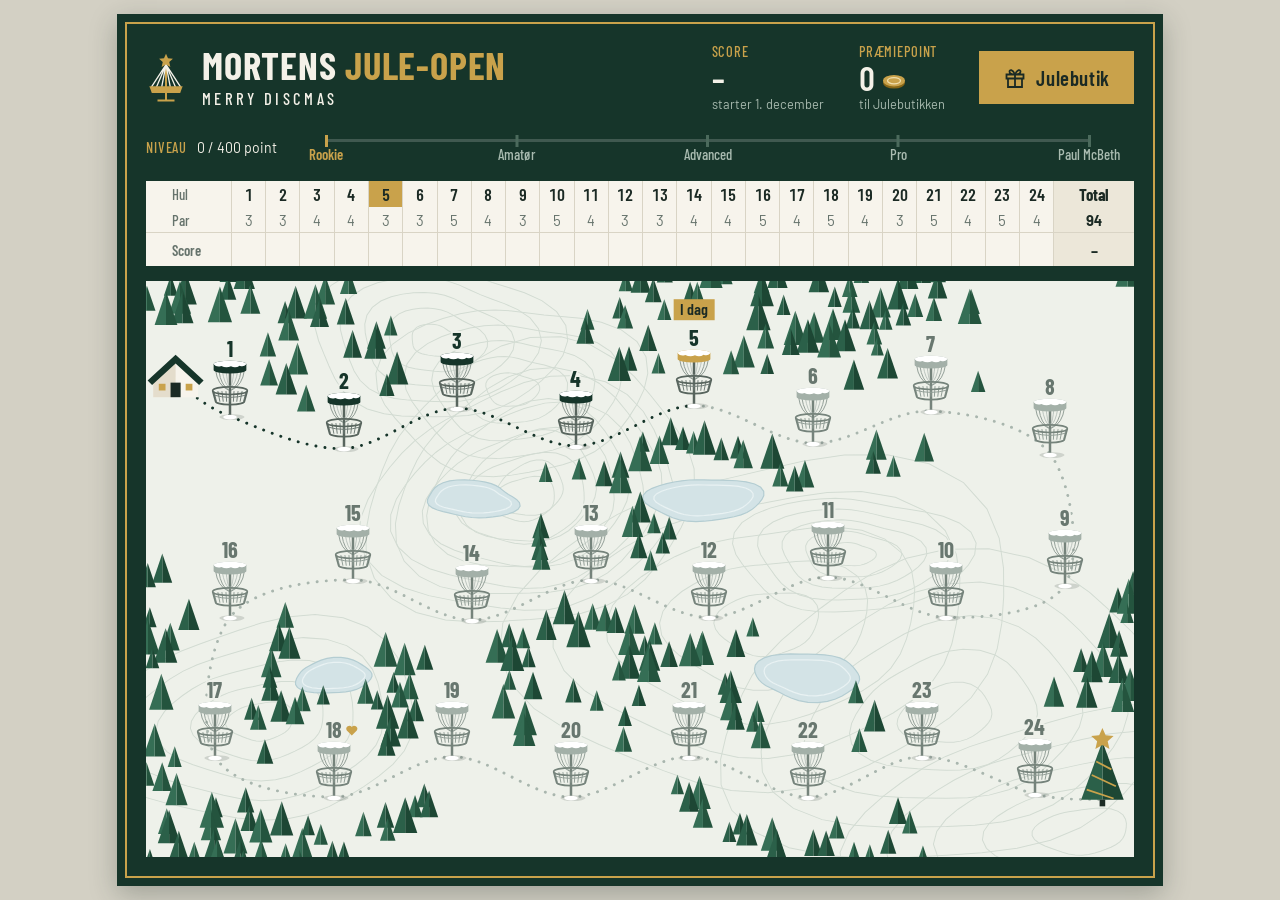
<file: index.html>
<!DOCTYPE html>
<html lang="da">
<head>
<meta charset="utf-8">
<meta name="viewport" content="width=device-width, initial-scale=1">
<title>Mortens Jule-Open</title>

<!-- Ikonet på fanen og på telefonens hjemmeskærm -->
<link rel="icon" href="favicon.svg" type="image/svg+xml">
<link rel="alternate icon" href="ikon.png" type="image/png">
<link rel="apple-touch-icon" href="ikon.png">

<!-- Skrifttyper fra Google Fonts: Barlow Condensed (overskrifter, tal og Merry Discmas) og Barlow (tekst) -->
<link rel="preconnect" href="https://fonts.googleapis.com">
<link rel="preconnect" href="https://fonts.gstatic.com" crossorigin>
<link href="https://fonts.googleapis.com/css2?family=Barlow+Condensed:wght@500;600;700&family=Barlow:wght@400;500;600;700&display=swap" rel="stylesheet">
<link rel="stylesheet" href="styles.css">
</head>

<body>

<!--
  Filerne i projektet:
  - indhold.js  : ALT indhold – huller, caddieopgaver, præmier og indstillinger. Ret her.
  - grafik.js   : tegningerne til regneopgaverne.
  - kalender.js : logikken (banekort, hullerne, point, julebutik). Behøver ikke rettes.
  - styles.css  : udseendet.
-->

<div class="ramme">
<!-- TAVLEN: navn, score, præmiepoint, butik, niveau og scorekort samlet i ét -->
<header class="tavle">
  <div class="tavle-top">
    <div class="logo">
      <!-- En disc golf-kurv, hvor kæderne danner et juletræ -->
      <svg class="logo-maerke" viewBox="0 0 48 60" aria-hidden="true" fill="none" stroke-linecap="square">
        <path d="M24 12V56" stroke="#c9a24b" stroke-width="2.4"/>
        <g stroke="#f4f1e8" stroke-width="1.6"><path d="M24 14L7 40M24 14L13 40M24 14L19 40M24 14L29 40M24 14L35 40M24 14L41 40"/></g>
        <path d="M4 40H44L41 48H7Z" fill="#c9a24b" stroke="none"/>
        <path d="M15 57H33" stroke="#c9a24b" stroke-width="2.4"/>
        <path d="M24 1l2.4 5.4 5.9.6-4.4 3.9 1.3 5.8L24 13.700l-5.200 3 1.300-5.800-4.400-3.900 5.900-.600z" fill="#c9a24b" stroke="none"/>
      </svg>
      <div>
        <h1 id="titel">Mortens <span class="logo-open">Jule-Open</span></h1>
        <p id="undertitel">Merry Discmas</p>
      </div>
    </div>

    <div class="tal-felt">
      <span class="felt-navn">Score</span>
      <strong id="samlet-score">–</strong>
      <span class="felt-under" id="score-under"></span>
    </div>
    <div class="tal-felt">
      <span class="felt-navn">Præmiepoint</span>
      <strong><span id="saldo-stor">0</span><svg class="p-ikon" viewBox="0 0 20 14" aria-hidden="true"><ellipse cx="10" cy="8.200" rx="9.200" ry="4.800" fill="#866617"/><ellipse cx="10" cy="6.400" rx="9.200" ry="4.800" fill="#c9a24b"/><ellipse cx="10" cy="6.400" rx="5.400" ry="2.600" fill="none" stroke="#f0dfae" stroke-width="1.100"/></svg></strong>
      <span class="felt-under">til Julebutikken</span>
    </div>
    <button type="button" id="aabn-butik">
      <svg viewBox="0 0 24 24" aria-hidden="true" fill="none" stroke="currentColor" stroke-width="1.8"><path d="M3.500 8.500h17v4h-17zM5 12.500h14V21H5zM12 8.500V21M12 8.500C9 8.500 6.500 7.500 6.500 5.500S9.500 3 12 8.500zM12 8.500c3 0 5.500-1 5.500-3S14.500 3 12 8.500z"/></svg>
      <span>Julebutik</span>
    </button>
  </div>

  <!-- Niveau: fem mærker på en linje -->
  <div class="niveau">
    <p class="niveau-tekst"><span class="felt-navn">Niveau</span> <span id="stilling"></span></p>
    <div class="niveau-linje">
      <div class="niveau-spor" aria-hidden="true"><div id="niveau-fyld"></div></div>
      <ol id="niveauer"></ol>
    </div>
  </div>

  <!-- Scorekortet bygges af kalender.js -->
  <div id="scorekort" class="scorekort"></div>
</header>

<!-- BANEN: de 24 huller bygges af kalender.js og fylder resten af skærmen -->
<main id="banekort" class="banekort"></main>
</div>

<section id="spilleder" hidden></section>
<div id="testbanner" hidden>Testtilstand: alle huller kan spilles, og intet gemmes på hans rigtige plads.</div>

<dialog id="kort" aria-labelledby="kort-titel">
  <div class="kort-hoved">
    <div class="dato-badge" id="kort-dato" hidden></div>
    <div class="kort-hoved-tekst">
      <h2 id="kort-titel"></h2>
      <p class="kort-under" id="kort-dag"></p>
    </div>
    <button type="button" id="luk" class="luk" aria-label="Luk">×</button>
  </div>
  <div class="kort"><div id="kort-handling"></div></div>
  <canvas id="regn" aria-hidden="true"></canvas>
</dialog>

<dialog id="butik" aria-labelledby="butik-titel">
  <div class="kort-hoved">
    <div class="kort-hoved-tekst">
      <h2 id="butik-titel">Julebutikken</h2>
      <p class="kort-under"><span id="butik-saldo-stor">0</span> præmiepoint at bruge</p>
    </div>
    <button type="button" id="luk-butik" class="luk" aria-label="Luk">×</button>
  </div>
  <div class="kort">
    <div id="tillykke" class="tillykke" hidden></div>
    <ul id="butik-liste" class="kuponer"></ul>
    <h3 id="mine-overskrift" hidden>Mine præmier</h3>
    <ul id="mine-kuponer" class="kuponer"></ul>
  </div>
</dialog>

<!-- Efter et køb: tillykke og konfetti -->
<dialog id="koebt-boks" class="koebt-boks" aria-labelledby="koebt-titel">
  <canvas id="konfetti" aria-hidden="true"></canvas>
  <div class="koebt-indhold">
    <p class="koebt-op">Tillykke med dit køb!</p>
    <h2 id="koebt-titel"></h2>
    <p id="koebt-tekst"></p>
    <div id="koebt-ekstra"></div>
    <button type="button" id="koebt-ok">Super!</button>
  </div>
</dialog>

<script src="indhold.js"></script>
<script src="grafik.js"></script>
<script src="kalender.js"></script>
</body>
</html>
</file>
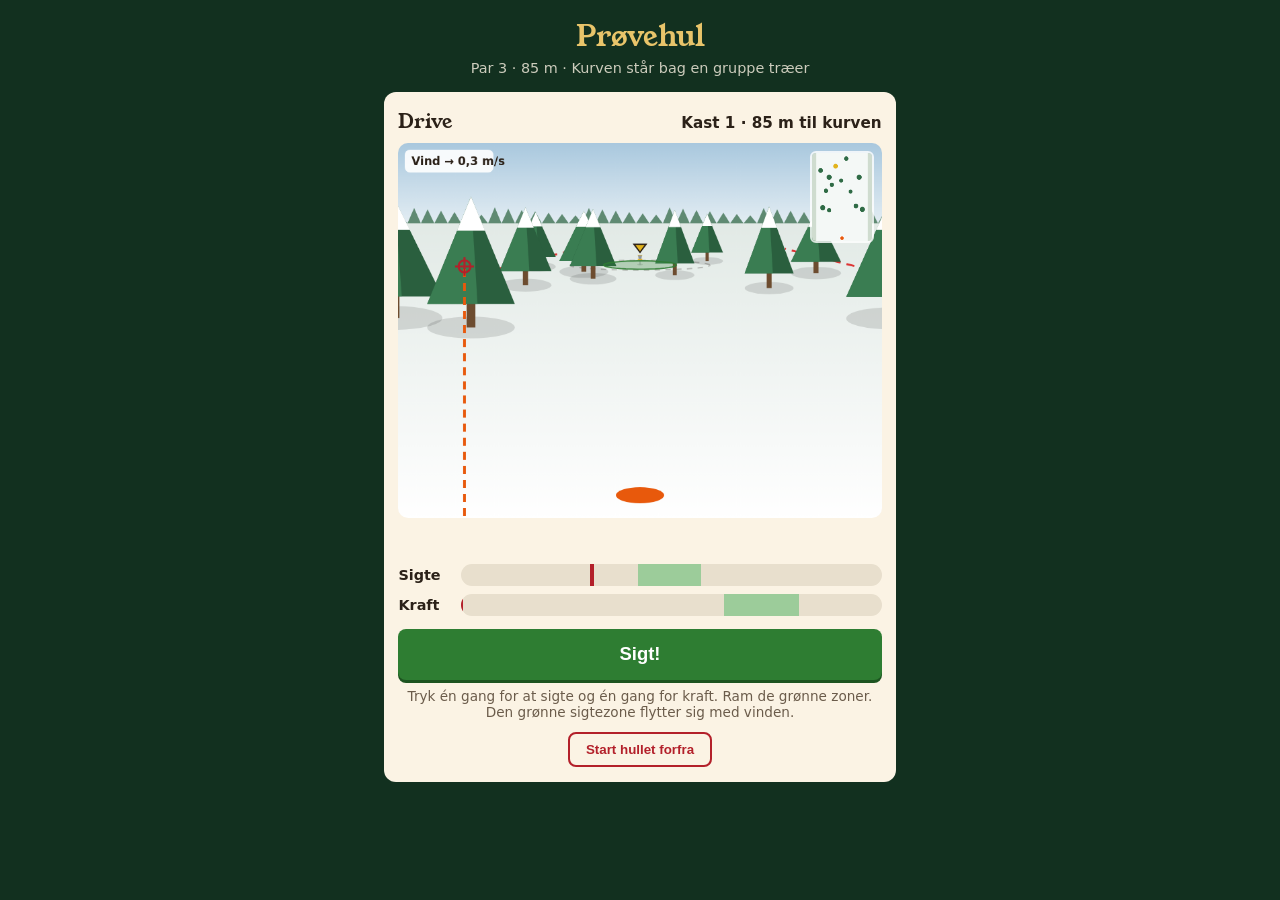
<file: proeve.html>
<!DOCTYPE html>
<html lang="da">
<head>
<meta charset="utf-8">
<meta name="viewport" content="width=device-width, initial-scale=1">
<title>Prøvehul</title>
<link href="https://fonts.googleapis.com/css2?family=Young+Serif&display=swap" rel="stylesheet">
<!-- PRØVESIDE (version 3): putting-stil til alle kast, set bagfra. Påvirker ikke selve kalenderen. -->
<style>
  :root { --nat: #12301f; --roed: #b3202a; --guld: #e8c46a; --papir: #fbf3e4; --tekst: #2b2118; --groen: #2e7d32; }
  * { box-sizing: border-box; }
  body { margin: 0; background: var(--nat); color: var(--papir); font-family: system-ui, -apple-system, "Segoe UI", sans-serif; padding: 1rem; }
  main { max-width: 32rem; margin: 0 auto; }
  h1 { font-family: "Young Serif", Georgia, serif; font-weight: 400; color: var(--guld); text-align: center; margin: 0 0 .2rem; font-size: 1.8rem; }
  .under { text-align: center; opacity: .8; margin: 0 0 1rem; font-size: .9rem; }
  .kort { background: var(--papir); color: var(--tekst); border-radius: 12px; padding: .9rem; }
  .status { display: flex; justify-content: space-between; align-items: baseline; margin: 0 0 .5rem; }
  .status strong { font-family: "Young Serif", Georgia, serif; font-weight: 400; font-size: 1.25rem; }
  .status span { font-weight: 700; font-size: .95rem; }
  .scene { position: relative; }
  canvas { display: block; width: 100%; border-radius: 10px; }
  .minikort { position: absolute; right: 8px; top: 8px; width: 64px; height: 92px; border-radius: 6px; border: 2px solid rgba(255,255,255,.8); }
  .besked { text-align: center; min-height: 1.5em; margin: .6rem 0; font-weight: 700; font-size: 1.1rem; }
  .maalere { display: grid; gap: .5rem; margin-bottom: .8rem; }
  .maaler { display: grid; grid-template-columns: 3.4rem 1fr; align-items: center; gap: .5rem; font-size: .9rem; font-weight: 700; }
  .spor { position: relative; height: 22px; background: #e8dfcd; border-radius: 11px; overflow: hidden; }
  .zone { position: absolute; top: 0; bottom: 0; background: #9ccc9a; }
  .markoer { position: absolute; top: -2px; bottom: -2px; width: 4px; margin-left: -2px; background: var(--roed); }
  .fyld { position: absolute; left: 0; top: 9px; height: 4px; background: var(--roed); }
  .fyld::after { content: ""; position: absolute; right: -2px; top: -9px; width: 4px; height: 22px; background: var(--roed); }
  .stor { display: block; width: 100%; padding: .9rem; font-size: 1.15rem; font-weight: 700; border: 0; border-radius: 8px; background: var(--groen); color: #fff; cursor: pointer; box-shadow: 0 3px 0 #1d5420; }
  .stor:disabled { opacity: .45; cursor: default; }
  .hjaelp { font-size: .85rem; color: #6b5c4b; margin: .5rem 0 0; text-align: center; }
  .igen { display: block; margin: .8rem auto 0; background: none; border: 2px solid var(--roed); color: var(--roed); border-radius: 8px; padding: .5rem 1rem; font-weight: 700; cursor: pointer; }
</style>
</head>
<body>
<main>
  <h1>Prøvehul</h1>
  <p class="under">Par 3 · 85 m · Kurven står bag en gruppe træer</p>
  <div class="kort">
    <p class="status"><strong id="kasttype">Drive</strong><span id="info"></span></p>
    <div class="scene">
      <canvas id="lerred" width="720" height="560"></canvas>
      <canvas id="mini" class="minikort" width="128" height="184"></canvas>
    </div>
    <p class="besked" id="besked"></p>
    <div class="maalere">
      <div class="maaler"><span>Sigte</span><div class="spor"><div class="zone" id="sigte-zone"></div><div class="markoer" id="sigte-markoer"></div></div></div>
      <div class="maaler"><span>Kraft</span><div class="spor"><div class="zone" id="kraft-zone"></div><div class="fyld" id="kraft-fyld"></div></div></div>
    </div>
    <button type="button" class="stor" id="knap">Sigt!</button>
    <p class="hjaelp">Tryk én gang for at sigte og én gang for kraft. Ram de grønne zoner. Den grønne sigtezone flytter sig med vinden.</p>
    <button type="button" class="igen" id="igen">Start hullet forfra</button>
  </div>
</main>

<script>
/* ---------- HULLET (meter) ---------- */
const HUL = { par: 3, kurv: { x: -6, y: 85 }, bredde: 24 };
const TRAEER = [
  // To træer danner en smal port lige foran kurven: et præcist kast går igennem
  { x: -0.8, y: 68, r: 1.8 }, { x: -9.5, y: 63, r: 2 }, { x: -12, y: 72, r: 2.4 }, { x: -15, y: 56, r: 2 },
  { x: -18, y: 36, r: 2.4 }, { x: -12, y: 33, r: 2 }, { x: 13, y: 38, r: 2.2 }, { x: 19, y: 34, r: 2.4 },
  { x: 8, y: 55, r: 1.8 }, { x: 16, y: 72, r: 2.4 }, { x: -20, y: 80, r: 2.2 }, { x: 4, y: 94, r: 2 }
];

/* ---------- KASTTYPER ----------
   Samme to tryk til alle kast. Jo længere kast, jo større bliver fejlen i meter. */
const TYPER = {
  drive:    { navn: "Drive",    maks: 110, sigteTol: 0.15, kraftVindue: 0.09, vinkelFejl: 3.5, laengdeFejl: 0.10, fart: 1.15 },
  approach: { navn: "Approach", maks: 60,  sigteTol: 0.14, kraftVindue: 0.09, vinkelFejl: 3,   laengdeFejl: 0.08, fart: 1.0 },
  putt:     { navn: "Putt" }
};
const typeFor = d => d > 60 ? "drive" : d > 10 ? "approach" : "putt";

let pos, kast, vind, fase, sigte = 0, kraft = 0, t0 = 0, raf = null, faerdig = false, sidsteBane = [];
const lerred = document.getElementById("lerred"), ctx = lerred.getContext("2d");
const mini = document.getElementById("mini"), mctx = mini.getContext("2d");
const W = lerred.width, H = lerred.height, HORISONT = 120, F = 880;
const $ = id => document.getElementById(id);
const afst = (a, b) => Math.hypot(a.x - b.x, a.y - b.y);
const tilKurv = () => afst(pos, HUL.kurv);

/* ---------- PARAMETRE FOR DETTE KAST ---------- */
let P = {};
function kastParametre() {
  const d = tilKurv(), type = typeFor(d), T = TYPER[type];
  if (type === "putt") {
    return { type, d, sigteTol: Math.max(0.09, 0.2 - 0.009 * d), kraftVindue: Math.max(0.05, 0.14 - 0.007 * d),
             idealKraft: Math.min(0.85, 0.3 + 0.055 * d), vindEffekt: vind * 0.03 * (d / 7), fart: 0.75 + d * 0.045 };
  }
  // Drive og approach: kraften skal passe til afstanden (eller fuld kraft, hvis kurven er længere væk end disc'en kan nå)
  const maalD = Math.min(d, T.maks);
  return { type, d, maalD, sigteTol: T.sigteTol, kraftVindue: T.kraftVindue,
           idealKraft: 0.25 + 0.6 * (maalD / T.maks), vindEffekt: vind * 0.025, fart: T.fart, T,
           omvej: findAabning(maalD) };
}
// Står et træ i vejen, sigter vi gennem den nærmeste åbning i stedet (vinkel i radianer)
function findAabning(laengde) {
  const fri = a => {
    for (let i = 2; i <= 30; i++) {
      const v = laengde * i / 30, w = tilVerden(Math.sin(a) * v, Math.cos(a) * v);
      if (afst(w, pos) > 2 && TRAEER.some(t => afst(w, t) < t.r + 0.8)) return false;
    }
    return true;
  };
  for (let g = 0; g <= 45; g += 3) {
    for (const s of g ? [1, -1] : [1]) { const a = s * g * Math.PI / 180; if (fri(a)) return a; }
  }
  return 0;
}

/* ---------- KAMERA OG TEGNING ---------- */
function kameraHoejde() { return Math.max(1.6, Math.min(6, tilKurv() * 0.07)); }
function retning() { return Math.atan2(HUL.kurv.x - pos.x, HUL.kurv.y - pos.y); }
function tilLokal(p) { const a = retning(), rx = p.x - pos.x, ry = p.y - pos.y; return { u: rx * Math.cos(a) - ry * Math.sin(a), v: rx * Math.sin(a) + ry * Math.cos(a) }; }
function tilVerden(u, v) { const a = retning(); return { x: pos.x + u * Math.cos(a) + v * Math.sin(a), y: pos.y - u * Math.sin(a) + v * Math.cos(a) }; }
function projicer(u, v, z) { const dz = Math.max(0.5, v); return { x: W / 2 + u * F / dz, y: HORISONT + (kameraHoejde() - (z || 0)) * F / dz, s: F / dz }; }

function tegn(flyvende) {
  const g = ctx.createLinearGradient(0, 0, 0, HORISONT); g.addColorStop(0, "#a9c8de"); g.addColorStop(1, "#e3edf3");
  ctx.fillStyle = g; ctx.fillRect(0, 0, W, HORISONT);
  ctx.fillStyle = "#5f8a72";
  for (let i = 0; i < 38; i++) { const x = i * 20 - 6, h = 12 + (i * 37 % 13); ctx.beginPath(); ctx.moveTo(x, HORISONT); ctx.lineTo(x + 10, HORISONT - h); ctx.lineTo(x + 20, HORISONT); ctx.fill(); }
  const g2 = ctx.createLinearGradient(0, HORISONT, 0, H); g2.addColorStop(0, "#e2eae6"); g2.addColorStop(1, "#ffffff");
  ctx.fillStyle = g2; ctx.fillRect(0, HORISONT, W, H - HORISONT);
  // OB-linjer
  ctx.strokeStyle = "#d33"; ctx.setLineDash([12, 9]); ctx.lineWidth = 3;
  [-HUL.bredde, HUL.bredde].forEach(xb => {
    ctx.beginPath(); let start = true;
    for (let y = -10; y <= 140; y += 2) { const l = tilLokal({ x: xb, y }); if (l.v < 0.6) { start = true; continue; } const p = projicer(l.u, l.v); start ? ctx.moveTo(p.x, p.y) : ctx.lineTo(p.x, p.y); start = false; }
    ctx.stroke();
  });
  ctx.setLineDash([]);
  // Cirkel 1 omkring kurven
  ctx.strokeStyle = "rgba(43,33,24,.25)"; ctx.lineWidth = 2; ctx.setLineDash([8, 8]); ctx.beginPath(); let f = true;
  for (let a = 0; a <= 6.3; a += 0.1) { const l = tilLokal({ x: HUL.kurv.x + Math.cos(a) * 10, y: HUL.kurv.y + Math.sin(a) * 10 }); if (l.v < 0.6) { f = true; continue; } const p = projicer(l.u, l.v); f ? ctx.moveTo(p.x, p.y) : ctx.lineTo(p.x, p.y); f = false; }
  ctx.stroke(); ctx.setLineDash([]);

  // Træer, kurv og disc sorteret efter afstand
  const ting = TRAEER.map(t => ({ type: "trae", r: t.r, l: tilLokal(t) })).concat([{ type: "kurv", l: tilLokal(HUL.kurv) }]);
  if (flyvende) ting.push({ type: "disc", l: tilLokal(flyvende), z: flyvende.z });
  ting.filter(t => t.l.v > 0.6).sort((a, b) => b.l.v - a.l.v).forEach(t => {
    const p = projicer(t.l.u, t.l.v), s = p.s;
    if (t.type === "trae") {
      const h = 7.5 * s, b = t.r * 1.25 * s;
      ctx.fillStyle = "rgba(0,0,0,.12)"; ctx.beginPath(); ctx.ellipse(p.x, p.y, b, b * 0.25, 0, 0, 7); ctx.fill();
      ctx.fillStyle = "#6d4c2f"; ctx.fillRect(p.x - b * 0.1, p.y - h * 0.22, b * 0.2, h * 0.22);
      ctx.fillStyle = "#2a5f3e"; ctx.beginPath(); ctx.moveTo(p.x, p.y - h); ctx.lineTo(p.x + b, p.y - h * 0.18); ctx.lineTo(p.x - b, p.y - h * 0.18); ctx.fill();
      ctx.fillStyle = "#3a7d52"; ctx.beginPath(); ctx.moveTo(p.x, p.y - h); ctx.lineTo(p.x + b * 0.15, p.y - h * 0.18); ctx.lineTo(p.x - b, p.y - h * 0.18); ctx.fill();
      ctx.fillStyle = "#fff"; ctx.beginPath(); ctx.moveTo(p.x, p.y - h); ctx.lineTo(p.x + b * 0.32, p.y - h * 0.74); ctx.lineTo(p.x - b * 0.32, p.y - h * 0.74); ctx.fill();
    } else if (t.type === "kurv") {
      const k = Math.max(s, 6);   // kurven er altid til at se
      ctx.fillStyle = "rgba(0,0,0,.12)"; ctx.beginPath(); ctx.ellipse(p.x, p.y, 0.4 * k, 0.1 * k, 0, 0, 7); ctx.fill();
      ctx.fillStyle = "#6d7378"; ctx.fillRect(p.x - 0.03 * k, p.y - 1.4 * k, 0.06 * k, 1.4 * k);
      ctx.fillStyle = "#e2b31b"; ctx.fillRect(p.x - 0.33 * k, p.y - 1.42 * k, 0.66 * k, 0.09 * k); ctx.fillRect(p.x - 0.32 * k, p.y - 0.86 * k, 0.64 * k, 0.2 * k);
      ctx.strokeStyle = "#8e959b"; ctx.lineWidth = Math.max(1, 0.015 * k);
      for (let i = -3; i <= 3; i++) { ctx.beginPath(); ctx.moveTo(p.x + i * 0.08 * k, p.y - 1.33 * k); ctx.lineTo(p.x + i * 0.05 * k, p.y - 0.86 * k); ctx.stroke(); }
    } else {
      const pd = projicer(t.l.u, t.l.v, t.z), r = Math.max(5, 0.14 * pd.s);
      ctx.fillStyle = "rgba(0,0,0,.18)"; ctx.beginPath(); ctx.ellipse(p.x, p.y, r, r * 0.3, 0, 0, 7); ctx.fill();
      ctx.fillStyle = "#e8590c"; ctx.beginPath(); ctx.ellipse(pd.x, pd.y, r, r * 0.38, 0, 0, 7); ctx.fill();
    }
  });
  // Sigtelinje og målfelt, mens han sigter og vælger kraft
  if (!flyvende && !faerdig && (fase === "sigte" || fase === "kraft")) tegnSigte();
  // Markør over kurven, så den altid kan findes
  const kl = tilLokal(HUL.kurv);
  if (kl.v > 0.6 && P.type !== "putt") {
    const kp = projicer(kl.u, kl.v), y = kp.y - 1.4 * Math.max(kp.s, 6) - 16;
    ctx.fillStyle = "#e2b31b"; ctx.strokeStyle = "#2b2118"; ctx.lineWidth = 2;
    ctx.beginPath(); ctx.moveTo(kp.x, y + 12); ctx.lineTo(kp.x - 9, y); ctx.lineTo(kp.x + 9, y); ctx.closePath(); ctx.fill(); ctx.stroke();
  }
  // Disc'en i hånden
  if (!flyvende && !faerdig) { ctx.fillStyle = "#e8590c"; ctx.beginPath(); ctx.ellipse(W / 2, H - 34, 36, 12, 0, 0, 7); ctx.fill(); }
  // Vind
  ctx.fillStyle = "rgba(255,255,255,.9)"; ctx.beginPath(); ctx.roundRect(10, 10, 132, 34, 8); ctx.fill();
  ctx.fillStyle = "#2b2118"; ctx.font = "bold 17px system-ui"; ctx.textAlign = "left";
  ctx.fillText(vind === 0 ? "Vindstille" : "Vind " + (vind > 0 ? "→ " : "← ") + Math.abs(vind).toLocaleString("da") + " m/s", 20, 33);
  tegnMini(flyvende);
}
/* Retning og længde ud fra målerne – præcis samme regler som selve kastet */
function vinkelFra(sF) {
  const vf = P.type === "putt" ? Math.atan(0.45 / P.d) * 180 / Math.PI : P.T.vinkelFejl;
  return (P.omvej || 0) + (Math.abs(sF) <= 1 ? sF * vf : Math.sign(sF) * (vf + (Math.abs(sF) - 1) * (P.type === "putt" ? vf * 1.5 : 9))) * Math.PI / 180;
}
function laengdeFra(kF) {
  if (P.type === "putt") return P.d * (1 + Math.max(-0.5, Math.min(0.5, kF * 0.12)));
  const lf = P.T.laengdeFejl;
  return P.maalD * (1 + (Math.abs(kF) <= 1 ? kF * lf : Math.sign(kF) * (lf + (Math.abs(kF) - 1) * 0.22)));
}
function tegnSigte() {
  const sF = (sigte + P.vindEffekt) / P.sigteTol;
  const vinkel = vinkelFra(sF);
  const maalD = P.maalD || P.d;
  const laengde = fase === "kraft" ? laengdeFra((kraft - P.idealKraft) / P.kraftVindue) : maalD;
  // Grønt målfelt: dér lander et kast, når begge målere er i det grønne
  const vf = P.type === "putt" ? 0.45 : Math.tan(P.T.vinkelFejl * Math.PI / 180) * maalD;
  const dyb = P.type === "putt" ? 0.5 : maalD * P.T.laengdeFejl;
  ctx.fillStyle = "rgba(46,125,50,.28)"; ctx.strokeStyle = "rgba(46,125,50,.9)"; ctx.lineWidth = 2;
  const om = P.omvej || 0;
  ctx.beginPath();
  for (let a = 0; a <= 6.3; a += 0.15) {
    const lu = Math.cos(a) * vf, lv = maalD + Math.sin(a) * dyb;   // målfeltet drejes med omvejen
    const p = projicer(lu * Math.cos(om) + lv * Math.sin(om), -lu * Math.sin(om) + lv * Math.cos(om));
    a ? ctx.lineTo(p.x, p.y) : ctx.moveTo(p.x, p.y);
  }
  ctx.closePath(); ctx.fill(); ctx.stroke();
  // Sigtelinjen svinger med sigtemåleren og bliver længere med kraften
  ctx.strokeStyle = "#e8590c"; ctx.lineWidth = 4; ctx.setLineDash([12, 9]); ctx.beginPath();
  for (let v = 1.5; v <= laengde; v += Math.max(0.3, laengde / 40)) { const p = projicer(Math.sin(vinkel) * v, Math.cos(vinkel) * v); v === 1.5 ? ctx.moveTo(p.x, p.y) : ctx.lineTo(p.x, p.y); }
  ctx.stroke(); ctx.setLineDash([]);
  const e = projicer(Math.sin(vinkel) * laengde, Math.cos(vinkel) * laengde);
  ctx.strokeStyle = "#b3202a"; ctx.lineWidth = 3;
  ctx.beginPath(); ctx.arc(e.x, e.y, 9, 0, 7); ctx.moveTo(e.x - 14, e.y); ctx.lineTo(e.x + 14, e.y); ctx.moveTo(e.x, e.y - 14); ctx.lineTo(e.x, e.y + 14); ctx.stroke();
}
function tegnMini(fly) {
  const mw = mini.width, mh = mini.height, sx = mw / 56, sy = mh / 104;
  const M = p => ({ x: mw / 2 + p.x * sx, y: mh - 6 - p.y * sy });
  mctx.fillStyle = "#cfdccf"; mctx.fillRect(0, 0, mw, mh);
  mctx.fillStyle = "#f4f8f6"; mctx.fillRect(mw / 2 - HUL.bredde * sx, 0, HUL.bredde * 2 * sx, mh);
  TRAEER.forEach(t => { const p = M(t); mctx.fillStyle = "#2f6b45"; mctx.beginPath(); mctx.arc(p.x, p.y, Math.max(2.5, t.r * sx), 0, 7); mctx.fill(); });
  const k = M(HUL.kurv); mctx.fillStyle = "#e2b31b"; mctx.beginPath(); mctx.arc(k.x, k.y, 5, 0, 7); mctx.fill();
  if (sidsteBane.length) { mctx.strokeStyle = "#e8590c"; mctx.lineWidth = 2; mctx.beginPath(); sidsteBane.forEach(b => { const p = M(b); mctx.lineTo(p.x, p.y); }); mctx.stroke(); }
  const d = M(fly || pos); mctx.fillStyle = "#e8590c"; mctx.strokeStyle = "#fff"; mctx.lineWidth = 1.5; mctx.beginPath(); mctx.arc(d.x, d.y, 4.5, 0, 7); mctx.fill(); mctx.stroke();
}

/* ---------- FORLØB ---------- */
function nulstil() { pos = { x: 0, y: 0 }; kast = 0; faerdig = false; sidsteBane = []; $("besked").textContent = ""; nytKast(); }
function nytKast() {
  cancelAnimationFrame(raf);
  vind = Math.round((Math.random() * 2 - 1) * 2.5 * 10) / 10;
  P = kastParametre();
  fase = "sigte"; t0 = performance.now();
  $("kasttype").textContent = faerdig ? "Hullet er slut" : TYPER[P.type].navn;
  $("info").textContent = faerdig ? "" : "Kast " + (kast + 1) + " · " + (P.d < 10 ? P.d.toLocaleString("da", { maximumFractionDigits: 1 }) : Math.round(P.d)) + " m til kurven";
  $("sigte-zone").style.left = (50 + (-P.vindEffekt - P.sigteTol) * 50) + "%";
  $("sigte-zone").style.width = (P.sigteTol * 100) + "%";
  $("kraft-zone").style.left = ((P.idealKraft - P.kraftVindue) * 100) + "%";
  $("kraft-zone").style.width = (P.kraftVindue * 200) + "%";
  $("kraft-fyld").style.width = "0%";
  if (!faerdig && P.omvej) $("besked").textContent = "Træ i vejen – målfeltet ligger ved åbningen ved siden af.";
  $("knap").textContent = faerdig ? "Hullet er slut" : "Sigt!";
  $("knap").disabled = faerdig;
  tegn();
  if (!faerdig) loop();
}
function loop() {
  const t = (performance.now() - t0) / 1000;
  if (fase === "sigte") { sigte = Math.sin(t * (2.3 + (P.type === "drive" ? 0.6 : 0))); $("sigte-markoer").style.left = (50 + sigte * 50) + "%"; }
  else if (fase === "kraft") { const x = (t * P.fart) % 2; kraft = x < 1 ? x : 2 - x; $("kraft-fyld").style.width = (kraft * 100) + "%"; }
  else return;
  tegn();   // sigtelinjen følger målerne
  raf = requestAnimationFrame(loop);
}
$("knap").onclick = () => {
  if (fase === "sigte") { fase = "kraft"; t0 = performance.now(); $("knap").textContent = P.type === "putt" ? "Put!" : "Kast!"; }
  else if (fase === "kraft") { fase = "flyver"; cancelAnimationFrame(raf); $("knap").disabled = true; udfoer(); }
};
$("igen").onclick = nulstil;

/* ---------- KASTET ---------- */
function udfoer() {
  const sFejl = (sigte + P.vindEffekt) / P.sigteTol;          // −1..1 = inden for den grønne zone
  const kFejl = (kraft - P.idealKraft) / P.kraftVindue;
  if (P.type === "putt") return putt(sFejl, kFejl);
  // Inden for zonen: lille fejl. Udenfor: fejlen vokser hurtigt.
  const vinkel = vinkelFra(sFejl);
  const laengde = laengdeFra(kFejl);
  const land = { u: Math.sin(vinkel) * laengde, v: Math.cos(vinkel) * laengde };
  const top = Math.min(14, 0.12 * laengde + 1);
  const pkt = [];
  for (let i = 0; i <= 60; i++) { const t = i / 60, w = tilVerden(land.u * t, land.v * t); pkt.push({ ...w, z: 1.2 + top * Math.sin(Math.PI * t) - 1.2 * t }); }
  let slutI = 60, trae = false;
  for (let i = 3; i <= 60; i++) if (pkt[i].z < 7 && TRAEER.some(t => afst(pkt[i], t) < t.r)) { slutI = i - 1; trae = true; break; }
  sidsteBane = pkt.slice(0, slutI + 1);
  animer(pkt, slutI, () => landet(pkt[slutI], trae, sFejl, kFejl));
}
function animer(pkt, slutI, naar) {
  const start = performance.now(), varighed = 350 + 1300 * slutI / 60;
  const a = () => {
    const t = Math.min(1, (performance.now() - start) / varighed), i = Math.round(t * slutI);
    tegn(pkt[i]);
    if (t < 1) { raf = requestAnimationFrame(a); return; }
    naar();
  };
  a();
}
function landet(p, trae, sFejl, kFejl) {
  kast++;
  const fra = { ...pos };
  if (Math.abs(p.x) > HUL.bredde || p.y > 125) { kast++; $("besked").textContent = "OB! +1 strafkast"; pos = fra; return setTimeout(nytKast, 900); }
  pos = { x: p.x, y: p.y };
  const d = tilKurv();
  // Direkte i kurven fra drive/approach kræver et næsten perfekt kast
  if (d <= 0.6) { pos = { ...HUL.kurv }; return slut(kast === 1 ? "ACE!!! 🎉🥏" : "Lige i kurven! 🎉"); }
  $("besked").textContent = trae ? "Træ! 🌲" : (Math.abs(sFejl) <= 1 && Math.abs(kFejl) <= 1) ? "Flot kast!" : kFejl < -1 ? "For kort" : kFejl > 1 ? "For langt" : sFejl < 0 ? "Til venstre" : "Til højre";
  setTimeout(nytKast, 900);
}
// Putt: ligesom putting-spillet. I kurven, hvis begge er i zonen.
function putt(sFejl, kFejl) {
  const ramt = Math.abs(sFejl) <= 1 && Math.abs(kFejl) <= 1;
  const d = P.d;
  // Hvor ender den?
  let land;
  if (ramt) land = { u: 0, v: d };
  else {
    const side = Math.max(-1, Math.min(1, sFejl / 2)) * (1 + Math.random() * 1.5);
    const frem = kFejl < -1 ? d * (0.5 + Math.random() * 0.25) : kFejl > 1 ? d + 1 + Math.random() * 2.5 : d + (Math.random() - 0.3);
    land = { u: side + Math.sign(sFejl) * 0.6, v: frem };
  }
  const pkt = [];
  for (let i = 0; i <= 40; i++) { const t = i / 40, w = tilVerden(land.u * t, land.v * t); pkt.push({ ...w, z: (ramt ? 1.1 : 0.9) + Math.sin(Math.PI * t) * (0.4 + d * 0.05) - (ramt ? 0.1 : 0.9) * t }); }
  sidsteBane = pkt;
  animer(pkt, 40, () => {
    kast++;
    if (ramt) { pos = { ...HUL.kurv }; return slut("Kæderne synger! 🎉"); }
    pos = { x: pkt[40].x, y: pkt[40].y };
    const ny = tilKurv();
    if (ny < 1.2) { kast++; pos = { ...HUL.kurv }; return slut("Forbi, men tap-in (+1 kast)."); }
    $("besked").textContent = "Forbi! " + ny.toLocaleString("da", { maximumFractionDigits: 1 }) + " m tilbage.";
    setTimeout(nytKast, 900);
  });
}
function slut(tekst) {
  faerdig = true;
  const rel = kast - HUL.par;
  const navn = kast === 1 ? "Ace" : rel <= -2 ? "Eagle" : rel === -1 ? "Birdie" : rel === 0 ? "Par" : rel === 1 ? "Bogey" : rel === 2 ? "Dobbelt bogey" : "+" + rel;
  $("besked").textContent = tekst + " " + navn + " på " + kast + " kast.";
  nytKast();
}

nulstil();
</script>
</body>
</html>
</file>
<file: styles.css>
/* =====================================================
   UDSEENDE FOR MORTENS JULE-OPEN
   Filen hentes af index.html via <link rel="stylesheet">.
   Stilen: som tavlen og kortet ved en rigtig disc golf-bane.
   Skarpe kanter, tynde linjer og få farver.
   ===================================================== */

/* ---------- FARVER OG SKRIFTTYPER ----------
   Skift dem her, og hele siden ændrer udtryk. */
:root {
  --gran: #16352a;       /* mørk grangrøn: tavlen */
  --gran-dyb: #0f261e;   /* endnu mørkere: bag dialoger */
  --gran-lys: #2b6049;   /* knapper og løste opgaver */
  --sne: #eef1ea;        /* kortets sne */
  --papir: #f7f4ec;      /* scorekort og dialoger */
  --linje: #d9d4c5;      /* tynde linjer på papir */
  --blaek: #1b2a24;      /* tekst på papir */
  --graa: #66736c;       /* dæmpet tekst på papir */
  --roed: #b4232c;       /* bruges kun til bogey og værre i scorekortet */
  --messing: #c9a24b;    /* guld */
  --guld-moerk: #866617; /* guld til tekst på lys baggrund */
  --lys: #f4f1e8;        /* tekst på grønt */
  --daempet: #a9bbb0;    /* dæmpet tekst på grønt */
  --vaeg: #d3d0c4;       /* væggen, kalenderen hænger på (kun computer) */

  --display: "Barlow Condensed", "Arial Narrow", sans-serif;   /* overskrifter og tal */
  --ui: "Barlow", system-ui, -apple-system, "Segoe UI", sans-serif;
}

* { box-sizing: border-box; }
[hidden] { display: none !important; }
button, input { font-family: inherit; }
body {
  margin: 0; min-height: 100vh; min-height: 100svh;
  background: var(--gran); color: var(--blaek);
  font-family: var(--ui);
}
h1, h2, h3, p { margin: 0; }
:focus-visible { outline: 3px solid var(--messing); outline-offset: 2px; }

/* =====================================================
   TAVLEN: navn, tal, butik, niveau og scorekort i ét
   ===================================================== */
/* Rammen holder tavle og bane samlet. --bredde styrer, hvor bredt det hele må være. */
.ramme { --bredde: 62rem; display: flex; flex-direction: column; width: 100%; }
/* Computer: en trykt kalender på en væg, altid inden for skærmens højde.
   --l er luften mellem delene. Den følger højden, så banen får pladsen på lave skærme. */
@media (min-width: 900px) {
  body { background: var(--vaeg); display: grid; place-items: center; padding: 1.35rem 2rem; }
  .ramme {
    --l: clamp(.3rem, 2.4svh - .42rem, 1.1rem);
    width: min(var(--bredde) + 2.4rem, 100%); height: min(100svh - 2.7rem, 58rem); min-height: 34rem;
    padding: calc(var(--l) * .6) 1.2rem 1.2rem; background: var(--gran);
    border: 2px solid var(--messing);
    box-shadow: 0 0 0 .5rem var(--gran), 0 .5rem 1.6rem .5rem rgba(27,42,36,.28);
  }
  body.spilleder-tilstand .ramme { height: auto; min-height: 0; margin-bottom: 1.8rem; }
}
.tavle { flex: none; background: var(--gran); color: var(--lys); }
/* På computer er tavlen og siden samme grønne, så alt flugter med scorekortets kanter */
@media (min-width: 900px) {
  .tavle .logo { padding: var(--l) 1.6rem var(--l) 0; }
  .tavle .tal-felt { padding-top: 0; padding-bottom: 0; }
  .tavle .niveau { padding: calc(var(--l) * .65) 0 calc(var(--l) * 1.25); }
  .tavle .scorekort { margin-bottom: var(--l); }
  .tavle .niveau-linje { margin-right: 2.8rem; }
  .tavle #aabn-butik { align-self: center; padding: .85rem 1.5rem; margin-left: .6rem; }
}
.tavle-top { display: grid; grid-template-columns: 1fr auto auto auto; align-items: stretch; }

.logo { display: flex; align-items: center; gap: 1rem; padding: 1.1rem 1.6rem; min-width: 0; }
.logo-maerke { flex: none; width: 2.5rem; height: auto; }
h1 {
  font-family: var(--display); font-weight: 700; text-transform: uppercase;
  font-size: clamp(1.7rem, 3vw, 2.5rem); line-height: .95; letter-spacing: .02em; white-space: nowrap;
}
h1 .logo-open { color: var(--messing); }
#undertitel { font-family: var(--display); font-weight: 500; font-size: clamp(.9rem, 1.3vw, 1.05rem); line-height: 1.1; letter-spacing: .2em; text-transform: uppercase; color: var(--lys); margin-top: .35rem; }

.tal-felt { display: grid; align-content: center; gap: .05rem; padding: .55rem 1.1rem; min-width: 8rem; }
.felt-navn { font-family: var(--display); font-weight: 500; font-size: .9rem; letter-spacing: .06em; color: var(--messing); text-transform: uppercase; }
.tal-felt strong { font-family: var(--display); font-weight: 600; font-size: 2.1rem; line-height: 1; font-variant-numeric: tabular-nums; }
.felt-under { font-size: .8rem; color: var(--daempet); }

#aabn-butik {
  display: flex; align-items: center; justify-content: center; gap: .6rem; padding: 0 1.5rem;
  background: var(--messing); color: var(--blaek); border: 0; border-radius: 0; cursor: pointer;
  font-family: var(--display); font-weight: 600; font-size: 1.3rem; letter-spacing: .03em;
}
#aabn-butik svg { width: 1.5rem; height: 1.5rem; }
#aabn-butik:hover { background: #dab764; }
#aabn-butik:focus-visible { outline-offset: -4px; }

/* Niveau: en linje med fem mærker */
.niveau { display: flex; align-items: center; gap: 1.6rem; padding: 1.05rem 1.6rem 1.4rem; }
.niveau-tekst { flex: none; font-size: .88rem; color: var(--daempet); white-space: nowrap; }
#stilling { margin-left: .4rem; color: var(--lys); }
.niveau-linje { flex: 1; position: relative; height: 1.9rem; margin: 0 1.5rem; }
.niveau-spor { position: absolute; left: 0; right: 0; top: .42rem; height: 3px; background: rgba(255,255,255,.18); }
#niveau-fyld { height: 100%; width: 0; background: var(--messing); transition: width .6s ease; }
#niveauer { list-style: none; margin: 0; padding: 0; }
#niveauer li {
  position: absolute; top: .85rem; transform: translateX(-50%); white-space: nowrap;
  font-family: var(--display); font-weight: 500; font-size: .92rem; line-height: 1.1; color: var(--daempet);
}
#niveauer li::before { content: ""; position: absolute; left: 50%; top: -.68rem; width: 3px; height: .75rem; margin-left: -1.5px; background: #4b6a5c; }
#niveauer li.naaet { color: var(--lys); }
#niveauer li.naaet::before { background: var(--messing); }
#niveauer li.nu { color: var(--messing); font-weight: 600; }

/* ---------- SCOREKORT ---------- */
.scorekort { background: var(--papir); color: var(--blaek); overflow-x: auto; position: relative; margin-bottom: .9rem; scrollbar-width: thin; }
.scorekort-tabel { width: 100%; border-collapse: separate; border-spacing: 0; font-size: .92rem; text-align: center; font-variant-numeric: tabular-nums; }
.scorekort-tabel th { text-align: left; font-family: var(--display); font-weight: 500; padding: 0 .8rem 0 1.6rem; color: var(--graa); background: var(--papir); }
.scorekort-tabel td { min-width: 1.7rem; height: 1.6rem; padding: 0; border-left: 1px solid var(--linje); }
.hul-raekke td { font-family: var(--display); font-weight: 600; font-size: 1.05rem; }
.hul-raekke td.i-dag { background: var(--messing); color: var(--blaek); }
.par-raekke td { color: var(--graa); }
.score-raekke td, .score-raekke th { border-top: 1px solid var(--linje); height: 2.1rem; font-weight: 600; }
.scorekort-tabel td.sum { min-width: 4rem; background: #ece7d9; font-weight: 700; color: var(--blaek); }

/* Birdie = cirkel, eagle/ace = fyldt cirkel, bogey = firkant, værre = fyldt firkant */
.score { display: inline-grid; place-items: center; width: 1.6rem; height: 1.6rem; font-weight: 600; line-height: 1; vertical-align: middle; }
.score.s-birdie { border: 1.5px solid var(--gran-lys); border-radius: 50%; color: var(--gran-lys); }
.score.s-eagle, .score.s-ace { border-radius: 50%; background: var(--gran-lys); color: #fff; }
.score.s-bogey { border: 1.5px solid var(--roed); color: var(--roed); }
.score.s-dobbeltbogey, .score.s-vaerre { background: var(--roed); color: #fff; }

/* =====================================================
   BANEN: fylder resten af skærmen
   ===================================================== */
.banekort { position: relative; flex: 1 0 auto; width: 100%; min-height: max(30rem, 46vw); max-height: 60rem; overflow: hidden; background: var(--sne); }
@media (min-width: 700px) { .banekort { flex: 1 1 30rem; min-height: 32.5rem; max-height: 42.5rem; } }
@media (min-width: 900px) { .banekort { flex: 1 1 0; min-height: 0; max-height: none; } }
.banekort-bg { position: absolute; inset: 0; width: 100%; height: 100%; display: block; }

.lys-paere { fill: #f2bd3f; stroke: #866617; stroke-width: .5; }
.lys-skaer { fill: #f5c650; opacity: .32; animation: glimt 3.6s ease-in-out infinite; }
.lys-skaer.l1 { animation-delay: -1.2s; }
.lys-skaer.l2 { animation-delay: -2.4s; }
@keyframes glimt { 0%, 100% { opacity: .2; } 50% { opacity: .45; } }

.kurv-knap {
  position: absolute; transform: translate(-50%, -94%); padding: 0; border: 0; background: none; cursor: pointer;
  -webkit-tap-highlight-color: transparent; transition: transform .15s;
}
.kurv-knap svg { display: block; width: 100%; height: auto; overflow: visible; }
.k-skygge { fill: rgba(27,42,36,.15); }
.k-sne { fill: #fff; }
.k-stang { stroke: #58655e; stroke-width: 2.6; }
.k-kaeder { stroke: #8b9790; stroke-width: 1; fill: none; }
.k-kaeder-ind { stroke: #b3bcb6; stroke-width: .9; fill: none; }
.k-net { stroke: #6f7b75; stroke-width: 1; fill: none; }
.k-kant { stroke: #58655e; stroke-width: 1.8; fill: none; }
.k-disc { fill: #c9a24b; stroke: #866617; stroke-width: 1; display: none; }
.k-baand { fill: var(--gran); }
.k-hjerte { fill: var(--messing); }
.k-tal { font-family: var(--display); font-weight: 700; font-size: 23px; fill: var(--gran); stroke: var(--sne); stroke-width: 4px; paint-order: stroke; stroke-linejoin: round; }
/* Spillet: guld og en disc i kurven. Tallet er en mørkere guld, så det kan læses. */
.kurv-knap.spillet .k-baand { fill: var(--messing); } .kurv-knap.spillet .k-tal { fill: var(--guld-moerk); }
.kurv-knap.spillet .k-disc { display: inline; }
/* Låst: gråt bånd */
.kurv-knap.laast { cursor: default; }
.kurv-knap.laast .k-baand { fill: #a3b0a8; }
.kurv-knap.laast .k-tal { fill: #68776f; }
.kurv-knap.laast .k-stang, .kurv-knap.laast .k-kant { stroke: #75837b; }
.kurv-knap.laast .k-net, .kurv-knap.laast .k-kaeder { stroke: #909d95; }
.kurv-knap:hover:not(:disabled) { transform: translate(-50%, -100%); z-index: 2; }
.kurv-knap.i-dag { z-index: 2; }
.kurv-knap.i-dag:not(.spillet) .k-baand { fill: var(--messing); }
.kurv-knap.i-dag::after {
  content: "I dag"; position: absolute; left: 50%; bottom: 100%; transform: translateX(-50%); margin-bottom: 7px;
  font-family: var(--display); font-weight: 600; font-size: 1rem; line-height: 1; white-space: nowrap; color: var(--blaek); background: var(--messing); padding: .16rem .4rem .2rem;
}
.kurv-knap.i-dag:not(.spillet) svg { animation: loeft 1.8s ease-in-out infinite; }
@keyframes loeft { 0%, 100% { transform: none; } 50% { transform: translateY(-4px); } }
@media (prefers-reduced-motion: reduce) { .lys-skaer, .kurv-knap, .kurv-knap svg, #niveau-fyld { animation: none !important; transition: none; } }

#testbanner { position: fixed; left: 0; bottom: 0; z-index: 3; padding: .35rem .8rem; background: var(--messing); color: var(--blaek); font-size: .82rem; font-weight: 500; }

/* ---------- TAVLEN PÅ SMALLE SKÆRME ---------- */
@media (max-width: 899px) {
  .tavle-top { grid-template-columns: 1fr 1fr auto; }
  .logo { grid-column: 1 / -1; padding: .9rem 1rem .5rem; gap: .7rem; }
  .logo-maerke { width: 2rem; }
  .tal-felt { min-width: 0; padding: .65rem 1rem; align-content: start; }   /* så tallene står lige højt, selv om teksten under fylder en eller to linjer */
  .tal-felt strong { font-size: 1.8rem; }
  #aabn-butik { padding: 0 1.1rem; font-size: 1.15rem; gap: .4rem; }
  .niveau { display: block; padding: .8rem 1rem 1.15rem; }
  .niveau-linje { margin: .4rem 1.4rem 0 1.1rem; }
  .niveau-linje { margin-right: 2.2rem; }
  #niveauer li { font-size: .84rem; }
  /* Scorekortet kan trækkes til siden; navn og total bliver stående */
  .scorekort-tabel th { position: sticky; left: 0; z-index: 1; padding: 0 .6rem 0 1rem; border-right: 1px solid var(--linje); }
  .scorekort-tabel td { min-width: 2.1rem; }
  .scorekort-tabel td.sum { position: sticky; right: 0; min-width: 3.2rem; }
  .scorekort { scrollbar-width: none; }
  .scorekort::-webkit-scrollbar { display: none; }
  .banekort { flex: none; height: calc(max(36rem, 165vw) + 40px); min-height: 0; max-height: none; }
}
@media (min-width: 700px) and (max-width: 899px) { .banekort { flex: 1 1 60vw; height: auto; min-height: 70vw; } .scorekort-tabel td { min-width: 1.55rem; } }

/* =====================================================
   DIALOGER: dagens hul og julebutikken
   ===================================================== */
dialog { border: 0; border-radius: 2px; padding: 0; width: min(94vw, 31rem); max-height: 94vh; max-height: 94dvh; background: var(--papir); color: var(--blaek); box-shadow: 0 24px 70px rgba(0,0,0,.45); }
dialog::backdrop { background: rgba(15,38,30,.78); }
.kort-hoved { position: sticky; top: 0; z-index: 2; display: flex; align-items: stretch; background: var(--gran); color: var(--lys); }
.dato-badge { flex: none; display: grid; align-content: center; justify-items: center; width: 4.2rem; padding: .5rem 0; background: var(--messing); color: var(--blaek); font-family: var(--display); }
.dato-tal { font-weight: 600; font-size: 2rem; line-height: .95; }
.dato-md { font-weight: 500; font-size: .9rem; letter-spacing: .08em; line-height: 1.1; }
.kort-hoved-tekst { flex: 1; min-width: 0; padding: .8rem 1.2rem; align-self: center; }
.kort-hoved h2 { font-family: var(--display); font-weight: 600; font-size: 1.75rem; line-height: 1.05; }
.kort-under { font-size: .9rem; color: var(--daempet); margin-top: .1rem; }
.luk { flex: none; width: 3.4rem; border: 0; background: none; color: var(--lys); font-size: 1.9rem; line-height: 1; cursor: pointer; }
.luk:hover { background: rgba(255,255,255,.1); }
.luk:focus-visible { outline-offset: -4px; }
.kort { padding: 1.3rem 1.4rem 1.5rem; }
.kort p { font-size: 1rem; line-height: 1.5; }

/* Knapper */
.kort button {
  border-radius: 2px; border: 1.5px solid var(--gran); background: none; color: var(--gran);
  padding: .65rem 1.2rem; font-size: 1rem; font-weight: 600; cursor: pointer;
}
.kort button:hover:not(:disabled) { background: #e6ebe3; }
.kort button:disabled { opacity: .5; cursor: default; }
.kort .start, .kort .svar-knap, .kort .koeb { background: var(--gran); color: #fff; }
.kort .start:hover:not(:disabled), .kort .svar-knap:hover, .kort .koeb:hover:not(:disabled) { background: var(--gran-lys); }
.kort .start, .kort .proeve-knap { display: block; width: 100%; margin: 0 0 .6rem; }
.kort .start { font-size: 1.1rem; padding: .8rem 1.2rem; }

.kort .lille-info { font-size: .9rem; color: var(--graa); margin-bottom: .6rem; }
.kort .info { margin: .5rem 0; font-weight: 500; }
.kort .lille { font-size: .9rem; color: var(--graa); }

/* ---------- POINT ---------- */
.p-ikon { width: 1.15em; height: .8em; vertical-align: -.02em; margin-left: .22em; }
.tal-felt .p-ikon { width: 1.5rem; height: 1.05rem; vertical-align: .1rem; }
.point-tal { white-space: nowrap; font-family: var(--display); font-weight: 600; font-variant-numeric: tabular-nums; }
.point-tal.stor { font-size: 1.5rem; line-height: 1; }
.praemie-navn { font-size: .95rem; color: var(--graa); margin-right: .5rem; }
.kort .point-linje-tal { line-height: 1.2; }
.kort .point-linje + button { margin-top: .9rem; }
.kort .live-point { margin: .2rem 0 1rem; }
.kort .live-point strong { font-family: var(--display); font-weight: 600; font-size: 2.2rem; line-height: 1; }
.kort .live-point small { display: block; font-size: .9rem; color: var(--graa); }

/* ---------- DAGENS SIDE ---------- */
.dag-top { display: flex; align-items: center; justify-content: space-between; gap: 1rem; padding-bottom: 1rem; border-bottom: 2px solid var(--blaek); }
.dag-top-venstre { display: grid; }
.dag-top-navn { font-weight: 600; }
.dag-status { font-size: .9rem; color: var(--graa); }
.alt-loest .dag-status { color: var(--gran-lys); font-weight: 600; }
.dag-point { display: flex; align-items: center; line-height: 1; }
.dag-point strong { font-family: var(--display); font-weight: 600; font-size: 2.6rem; }
.dag-point .p-ikon { width: 1.9rem; height: 1.33rem; }
.opgave { padding: 1.1rem 0; border-bottom: 1px solid var(--linje); }
.opgave:last-child { border-bottom: 0; padding-bottom: 0; }
.opgave-hoved { display: flex; align-items: center; gap: .9rem; }
.opgave-nr { flex: none; width: 2.2rem; height: 2.2rem; display: grid; place-items: center; border: 1.5px solid var(--blaek); font-family: var(--display); font-weight: 600; font-size: 1.35rem; line-height: 1; }
.opgave.loest .opgave-nr { background: var(--gran-lys); border-color: var(--gran-lys); color: #fff; }
.opgave.igang .opgave-nr { border-color: var(--guld-moerk); color: var(--guld-moerk); }
.opgave-navn { flex: 1; min-width: 0; }
.opgave-navn h3 { font-family: var(--display); font-weight: 600; font-size: 1.4rem; line-height: 1.1; }
.opgave-under { font-size: .9rem; color: var(--graa); }
.dobbelt-maerke { display: inline-block; margin-left: .5rem; padding: .15rem .45rem .18rem; vertical-align: .2rem; background: var(--messing); color: var(--blaek); font-family: var(--display); font-weight: 600; font-size: .85rem; letter-spacing: .03em; line-height: 1; }
#regn { position: fixed; inset: 0; width: 100vw; height: 100vh; pointer-events: none; z-index: 5; }
.kort .hilsen { margin-top: 1.1rem; padding: 1rem 1.2rem; background: var(--gran); color: var(--lys); font-family: var(--display); font-weight: 500; font-size: 1.35rem; line-height: 1.25; white-space: pre-line; }
.opgave-chip { flex: none; font-size: .9rem; font-weight: 600; color: var(--graa); }
.opgave-chip.loest { color: var(--gran-lys); }
.opgave-chip.igang { color: var(--guld-moerk); }
.kort .stor-chip { font-size: 1rem; margin-bottom: .8rem; }
.opgave-krop { display: grid; gap: .7rem; margin-top: .9rem; padding-left: 3.1rem; }
.opgave-krop > button { margin: 0 !important; }
.opgave-resultat { display: flex; align-items: center; gap: .7rem; }
.score.stor { width: 2.2rem; height: 2.2rem; font-size: 1.15rem; }
.score.stor.s-par { border: 1.5px solid var(--linje); }
.opgave-score-navn { font-family: var(--display); font-weight: 600; font-size: 1.4rem; line-height: 1; }
.rel-score { font-weight: 600; }
.rel-score.under { color: var(--gran-lys); }
.rel-score.lige { color: var(--graa); }
.rel-score.over { color: var(--guld-moerk); }
@media (max-width: 480px) { .opgave-krop { padding-left: 0; } .kort { padding: 1.1rem 1rem 1.2rem; } }

/* ---------- HULLET SET BAGFRA ---------- */
.kort .spilstatus { font-weight: 600; margin-bottom: .6rem; }
.pov-scene { position: relative; }
.pov { display: block; width: 100%; }
.pov-mini { position: absolute; right: 8px; top: 8px; width: 17%; max-width: 70px; border: 2px solid var(--gran); }
.kort .hul-besked { font-weight: 600; min-height: 1.5em; margin: .5rem 0; }
.maalere { display: grid; gap: .5rem; margin-bottom: .9rem; }
.maaler { display: grid; grid-template-columns: 3rem 1fr; align-items: center; gap: .6rem; font-weight: 600; font-size: .95rem; }
.spor { position: relative; height: 24px; background: var(--gran); overflow: hidden; }
.maalere[data-fase="sigte"] .maaler.kraft { opacity: .45; }
.spor .markoer { position: absolute; top: 0; bottom: 0; width: 5px; margin-left: -2.5px; background: #fff; box-shadow: 0 0 0 1.5px var(--blaek); }
.spor .fyld { position: absolute; left: 0; top: 10px; height: 4px; background: rgba(255,255,255,.75); }
.spor .fyld::after { content: ""; position: absolute; right: -2px; top: -10px; width: 5px; height: 24px; background: #fff; box-shadow: 0 0 0 1.5px var(--blaek); }
.hul-resultat { padding: .6rem 0 .8rem; }
.kort .hul-resultat-navn { font-family: var(--display); font-weight: 700; font-size: 3rem; line-height: 1; color: var(--gran-lys); }
.hul-resultat.s-par .hul-resultat-navn { color: var(--blaek); }
.hul-resultat.s-bogey .hul-resultat-navn, .hul-resultat.s-dobbeltbogey .hul-resultat-navn, .hul-resultat.s-vaerre .hul-resultat-navn { color: var(--guld-moerk); }

/* ---------- CADDIEOPGAVER ---------- */
.tekstsvar { display: flex; gap: .5rem; margin-bottom: .4rem; }
.tekstsvar input { flex: 1; min-width: 0; font-size: 1.05rem; padding: .65rem .8rem; border: 1.5px solid var(--blaek); border-radius: 2px; background: #fff; color: var(--blaek); }
.tidligere-gaet { list-style: none; padding: 0; margin: 0 0 .7rem; display: flex; flex-wrap: wrap; gap: .3rem 1rem; }
.tidligere-gaet li { color: var(--guld-moerk); text-decoration: line-through; }
.wordle { display: grid; grid-template-columns: repeat(var(--l, 5), 1fr); gap: .3rem; max-width: 17rem; margin: 0 auto 1.1rem; }
.wordle .felt { aspect-ratio: 1; display: grid; place-items: center; border: 1.5px solid #c6c0af; background: #fff; font-family: var(--display); font-weight: 600; font-size: 1.7rem; line-height: 1; }
.wordle .felt.rigtig { background: var(--gran); border-color: var(--gran); color: #fff; }
.wordle .felt.findes { background: var(--messing); border-color: var(--messing); color: var(--blaek); }
.wordle .felt.forkert { background: #e3e1d8; border-color: #c6c0af; color: #66736c; }
.grafik { background: #fff; border: 1px solid var(--linje); padding: .5rem; margin-bottom: 1rem; }
.grafik svg { display: block; width: 100%; height: auto; }
.kort .spoergsmaal { font-size: 1.08rem; margin-bottom: 1rem; }
.kort .emoji { font-size: 3rem; line-height: 1.3; margin-bottom: .8rem; }
.kort .forklaring { color: var(--graa); margin: .4rem 0 1rem; }
.kort .svar-boks { font-weight: 700; font-size: 1.1rem; padding: .7rem 0; margin-bottom: .8rem; border-top: 1px solid var(--linje); border-bottom: 1px solid var(--linje); }

/* ---------- JULEBUTIKKEN: kuponer med prisen på en afrivningsflig ---------- */
.kuponer { list-style: none; padding: 0; margin: 0; display: grid; gap: .8rem; }
.kupon { --kant: var(--messing); --flig: 6.2rem; position: relative; display: grid; grid-template-columns: 1fr var(--flig); background: #fff; border: 1.5px solid var(--kant); border-radius: 3px; }
/* Hak i top og bund, hvor fligen rives af */
.kupon::before, .kupon::after { content: ""; position: absolute; right: calc(var(--flig) - .5rem); width: 1rem; height: 1rem; border-radius: 50%; background: var(--papir); border: 1.5px solid var(--kant); }
.kupon::before { top: calc(-.5rem - 1px); clip-path: inset(calc(50% - 1.5px) 0 0 0); }
.kupon::after { bottom: calc(-.5rem - 1px); clip-path: inset(0 0 calc(50% - 1.5px) 0); }
.kupon-navn { grid-column: 1; padding: .95rem 1.1rem .45rem; font-weight: 600; font-size: 1.05rem; line-height: 1.3; }
.kupon-pris { grid-column: 2; grid-row: 1 / span 3; display: grid; grid-auto-flow: column; align-items: center; justify-content: center; border-left: 1.5px dashed var(--kant); font-size: 1.6rem; }
.kupon-knapper, .kupon .lille { grid-column: 1; padding: 0 1.1rem .95rem; }
.kupon-knapper { display: flex; gap: .5rem; flex-wrap: wrap; }
.kort .kupon button { padding: .45rem 1rem; font-size: .95rem; }
/* Ikke råd endnu: grå med stiplet kant */
.kupon.mangler { --kant: #9c9889; background: #ece9df; border-style: dashed; border-width: 2px; color: #6a6f68; }
.kupon.mangler::before, .kupon.mangler::after { border-style: dashed; }
.kupon.mangler .p-ikon { filter: grayscale(1); opacity: .6; }
.kort .kupon .koeb:disabled { background: none; border: 0; color: #6a6f68; opacity: 1; padding: 0; font-weight: 500; }
/* Købt */
.kupon.koebt { --kant: var(--gran-lys); }
.koebt .kupon-pris { font-size: .95rem; font-weight: 600; color: var(--gran-lys); text-align: center; padding: 0 .4rem; }
.kupon.indloest { opacity: .6; }
#mine-kuponer .indloest .kupon-navn { padding-bottom: .95rem; }   /* ingen knapper under navnet, så det skal stå midt i feltet */
.kupon .lille:empty, .tillykke .lille:empty { display: none; }
.tom { color: var(--graa); padding: .6rem 0; }
#mine-overskrift, #spilleder h3 { font-family: var(--display); font-weight: 600; font-size: 1.4rem; margin: 1.4rem 0 .9rem; padding-top: 1.1rem; border-top: 2px solid var(--blaek); }
/* Boksen efter et køb */
dialog.koebt-boks { width: min(92vw, 24rem); background: var(--gran); color: var(--lys); text-align: center; overflow: visible; }
#konfetti { position: fixed; inset: 0; width: 100vw; height: 100vh; pointer-events: none; }
.koebt-indhold { position: relative; margin: .5rem; padding: 1.8rem 1.4rem 1.5rem; border: 2px solid var(--messing); display: grid; gap: .7rem; justify-items: center; }
.koebt-op { font-family: var(--display); font-weight: 600; font-size: 1rem; letter-spacing: .16em; text-transform: uppercase; color: var(--messing); }
.koebt-boks h2 { font-family: var(--display); font-weight: 700; font-size: 2.1rem; line-height: 1.05; }
#koebt-tekst { color: var(--daempet); line-height: 1.45; max-width: 18rem; }
#koebt-ekstra:empty { display: none; }
.koebt-boks button { margin-top: .4rem; padding: .7rem 2.2rem; border: 0; border-radius: 2px; background: var(--messing); color: var(--blaek); font-family: var(--display); font-weight: 600; font-size: 1.2rem; cursor: pointer; }
.koebt-boks button:hover { background: #dab764; }
.koebt-boks .koebt-knap-lys { background: none; border: 1.5px solid var(--messing); color: var(--lys); font-size: 1.05rem; padding: .5rem 1.2rem; }

.tillykke { background: var(--gran); color: var(--lys); padding: 1.1rem 1.2rem; margin-bottom: 1.2rem; display: grid; gap: .5rem; justify-items: start; }
.kort .tillykke-titel { font-family: var(--display); font-weight: 600; font-size: 1.6rem; line-height: 1.1; }
.tillykke .lille { color: var(--daempet); }
.kort .tillykke button { background: var(--messing); border-color: var(--messing); color: var(--blaek); }

/* ---------- SPILLEDER (?spilleder) ---------- */
body.spilleder-tilstand .tavle > :not(.tavle-top), body.spilleder-tilstand .tal-felt, body.spilleder-tilstand #aabn-butik, body.spilleder-tilstand .banekort { display: none; }
#spilleder { background: var(--papir); width: min(100%, 44rem); margin: 0 auto; padding: 1.6rem 1.2rem 3rem; }
#spilleder h2 { font-family: var(--display); font-weight: 600; font-size: 2rem; }
.oversigt { width: 100%; border-collapse: collapse; text-align: left; }
.oversigt th, .oversigt td { padding: .45rem .5rem .45rem 0; border-bottom: 1px solid var(--linje); }
</file>
